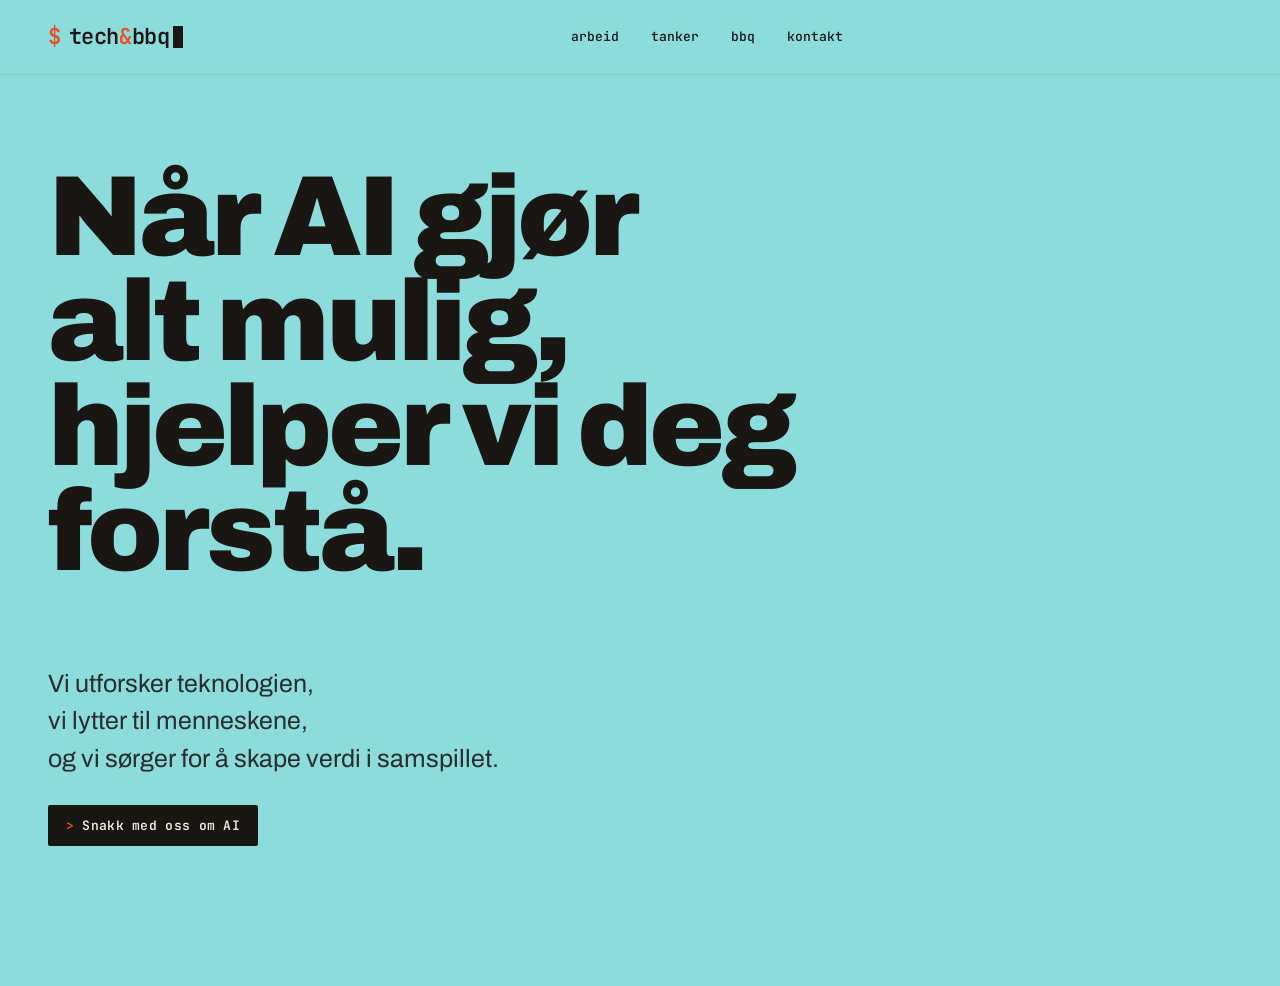
<file: index.html>
<!doctype html>
<html lang="no">
<head>
<meta charset="utf-8" />
<title>Tech&amp;BBQ — innovasjonsbyrå</title>
<meta name="viewport" content="width=device-width, initial-scale=1" />
<link rel="preconnect" href="https://fonts.googleapis.com">
<link rel="preconnect" href="https://fonts.gstatic.com" crossorigin>
<link href="https://fonts.googleapis.com/css2?family=Archivo:wght@400;500;600;700;800;900&family=JetBrains+Mono:wght@400;500;600;700&display=swap" rel="stylesheet">
<link rel="stylesheet" href="styles.css">
</head>
<body>

<nav class="nav">
  <button class="nav-toggle" id="nav-toggle" aria-label="Åpne meny" aria-expanded="false" aria-controls="nav-menu">
    <span class="nav-toggle-bar"></span>
    <span class="nav-toggle-bar"></span>
    <span class="nav-toggle-bar"></span>
  </button>
  <a class="logo" href="#top" aria-label="Tech og BBQ — hjem">
    <span class="logo-prompt">$</span>tech<span class="logo-amp">&amp;</span>bbq<span class="logo-cursor" aria-hidden="true"></span>
  </a>
  <div class="nav-links mono" id="nav-menu">
    <a href="#arbeid">arbeid</a>
    <a href="tanker/">tanker</a>
    <a href="bbq/">bbq</a>
    <a href="#kontakt">kontakt</a>
  </div>
  <div class="nav-spacer"></div>
</nav>

<main>
  <section id="top" class="hero">
    <div class="hero-grid-main">
      <div class="hero-text">
        <h1 class="hero-headline fade-up">
          Når AI gjør alt mulig,<br>
          hjelper vi deg<br>
          forstå.
        </h1>

        <div class="hero-body fade-up">
          <p class="hero-lede">
            Vi utforsker teknologien,<br>
            vi lytter til menneskene,<br>
            og vi sørger for å skape verdi i samspillet.
          </p>
          <a href="mailto:remi@techbbq.no" class="cta mono">
            <span class="cta-arrow">&gt;</span> Snakk med oss om AI
          </a>
        </div>
      </div>

      <div class="hero-visual fade-up" aria-hidden="true">
        <svg class="tbbq-blocks" viewBox="480 280 160 260" xmlns="http://www.w3.org/2000/svg">
          <rect x="502" y="498" width="30" height="30" fill="var(--ink)"   class="block" style="animation-delay: 0.2s"/>
          <rect x="536" y="498" width="38" height="30" fill="var(--ember)" class="block" style="animation-delay: 0.35s"/>
          <rect x="578" y="498" width="26" height="30" fill="var(--ink)"   class="block" style="animation-delay: 0.5s"/>
          <rect x="510" y="460" width="36" height="34" fill="var(--ink)"   class="block" style="animation-delay: 0.85s"/>
          <rect x="550" y="460" width="48" height="34" fill="var(--ink)"   class="block" style="animation-delay: 1.0s"/>
          <rect x="520" y="420" width="30" height="36" fill="var(--ember)" class="block" style="animation-delay: 1.4s"/>
          <rect x="554" y="420" width="40" height="36" fill="var(--ink)"   class="block" style="animation-delay: 1.55s"/>
          <rect x="530" y="378" width="56" height="38" fill="var(--ink)"   class="block" style="animation-delay: 2.0s"/>
          <rect x="540" y="334" width="26" height="40" fill="var(--ember)" class="block" style="animation-delay: 2.5s"/>
          <rect x="570" y="334" width="22" height="40" fill="var(--ink)"   class="block" style="animation-delay: 2.7s"/>
          <rect x="550" y="296" width="28" height="34" fill="var(--ink)"   class="block" style="animation-delay: 3.1s"/>
        </svg>
      </div>
    </div>
  </section>
</main>

<script src="nav.js"></script>
</body>
</html>
</file>
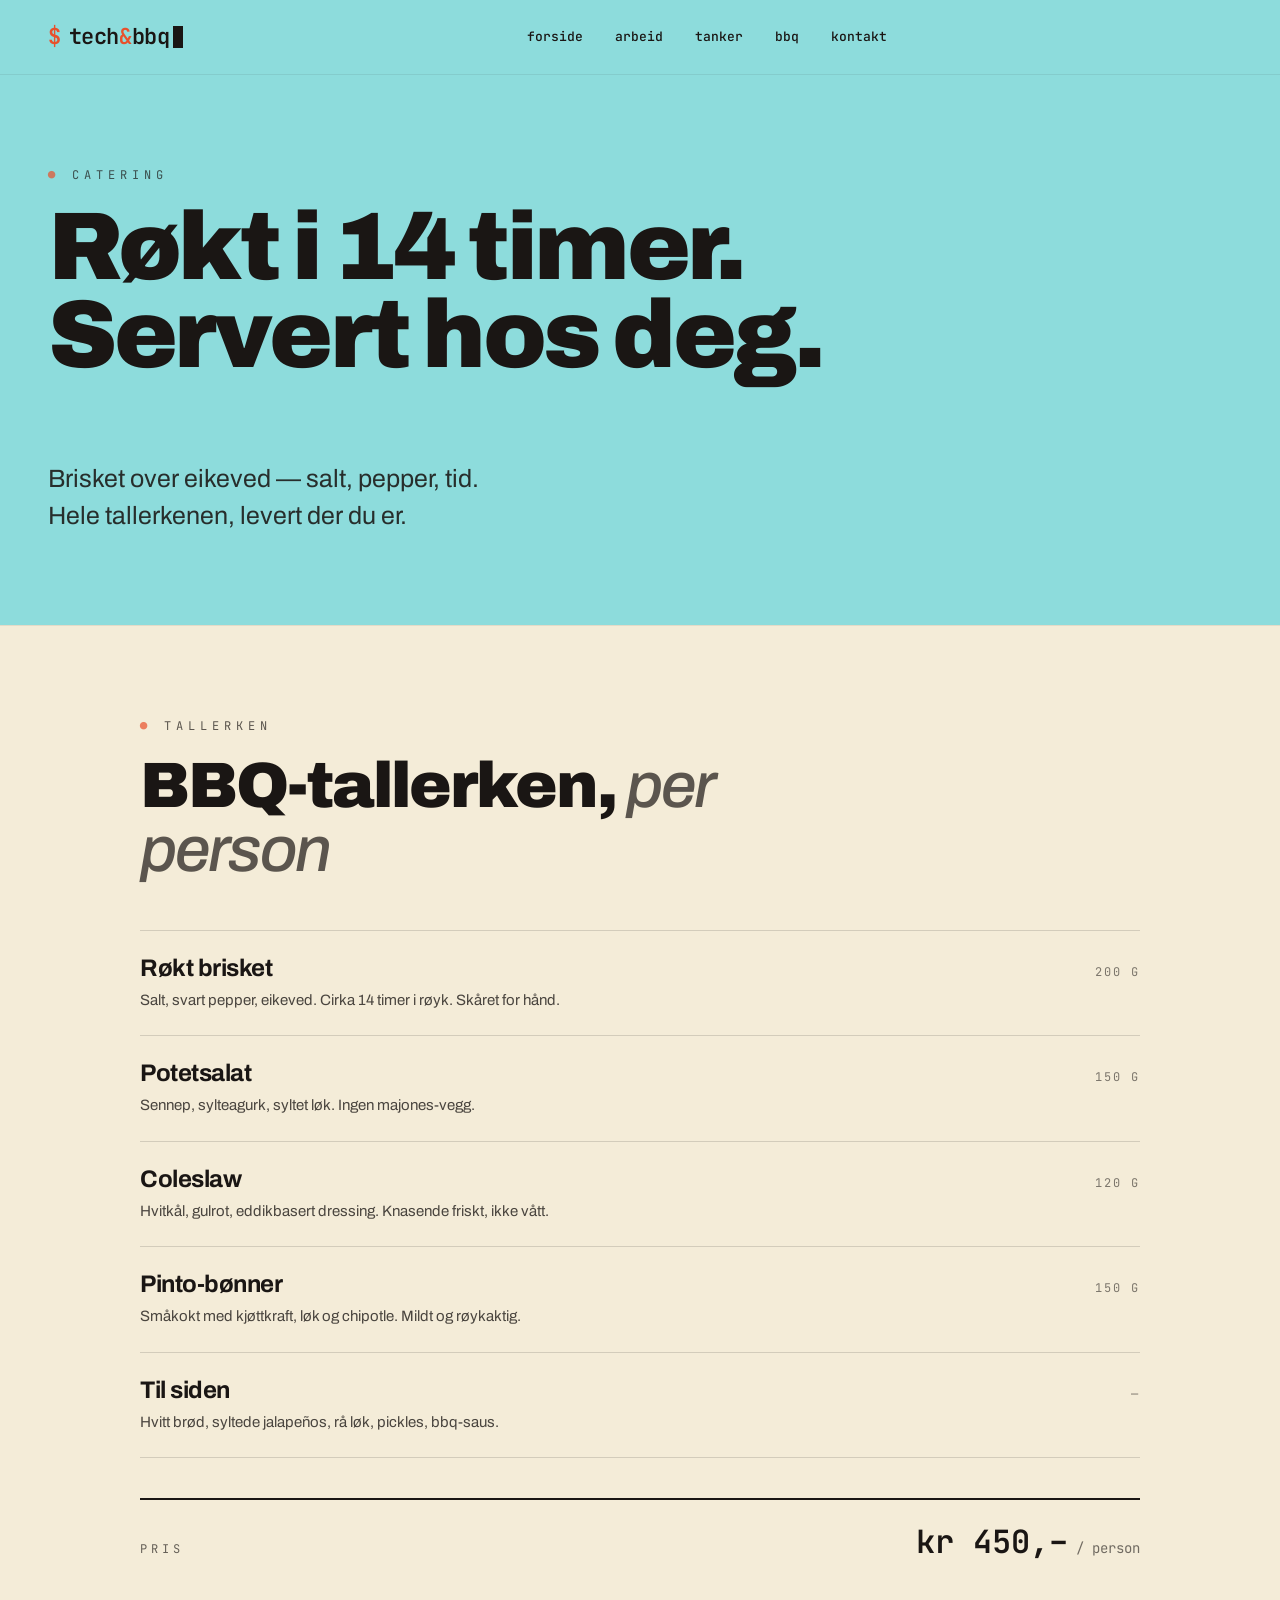
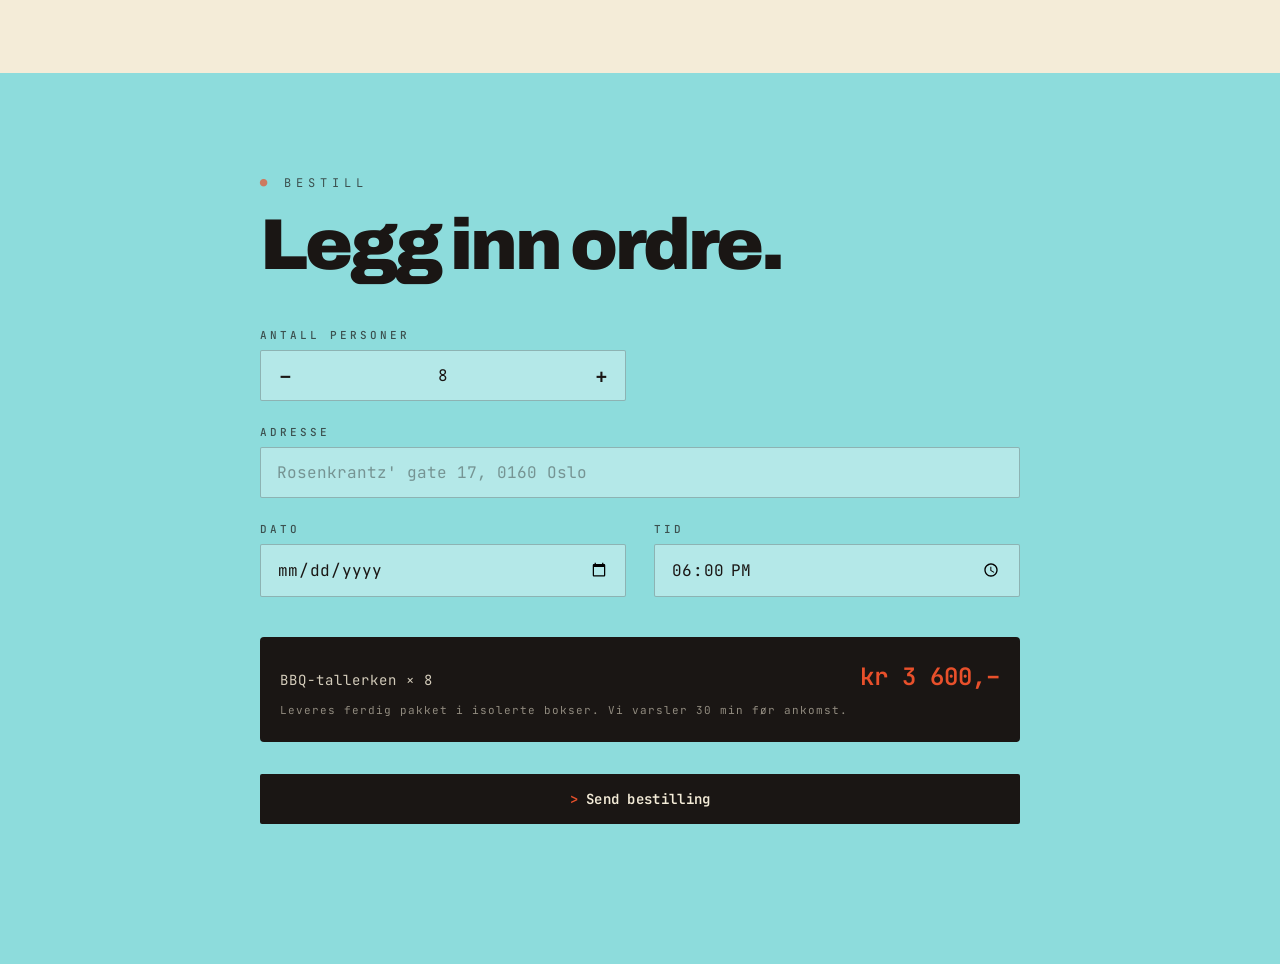
<file: bbq/index.html>
<!doctype html>
<html lang="no">
<head>
<meta charset="utf-8" />
<title>BBQ — Tech&amp;BBQ</title>
<meta name="viewport" content="width=device-width, initial-scale=1" />
<link rel="preconnect" href="https://fonts.googleapis.com">
<link rel="preconnect" href="https://fonts.gstatic.com" crossorigin>
<link href="https://fonts.googleapis.com/css2?family=Archivo:wght@400;500;600;700;800;900&family=JetBrains+Mono:wght@400;500;600;700&display=swap" rel="stylesheet">
<link rel="stylesheet" href="../styles.css">
</head>
<body>

<nav class="nav">
  <button class="nav-toggle" id="nav-toggle" aria-label="Åpne meny" aria-expanded="false" aria-controls="nav-menu">
    <span class="nav-toggle-bar"></span>
    <span class="nav-toggle-bar"></span>
    <span class="nav-toggle-bar"></span>
  </button>
  <a class="logo" href="../" aria-label="Tech og BBQ — hjem">
    <span class="logo-prompt">$</span>tech<span class="logo-amp">&amp;</span>bbq<span class="logo-cursor" aria-hidden="true"></span>
  </a>
  <div class="nav-links mono" id="nav-menu">
    <a href="../">forside</a>
    <a href="../#arbeid">arbeid</a>
    <a href="../tanker/">tanker</a>
    <a href="./">bbq</a>
    <a href="../#kontakt">kontakt</a>
  </div>
  <div class="nav-spacer"></div>
</nav>

<main>
  <section class="hero bbq-hero">
    <div class="mono eyebrow"><span class="ember">●</span> CATERING</div>
    <h1 class="hero-headline fade-up">
      Røkt i 14 timer.<br>
      Servert hos deg.
    </h1>

    <div class="hero-body fade-up">
      <p class="hero-lede">
        Brisket over eikeved — salt, pepper, tid.<br>
        Hele tallerkenen, levert der du er.
      </p>
    </div>
  </section>

  <section class="menu">
    <div class="menu-inner">
      <div class="mono eyebrow"><span class="ember">●</span> TALLERKEN</div>
      <h2 class="menu-headline">
        BBQ-tallerken, <em>per person</em>
      </h2>

      <ul class="menu-list">
        <li class="menu-row">
          <div class="menu-row-head">
            <span class="menu-row-title">Røkt brisket</span>
            <span class="menu-row-weight mono">200 G</span>
          </div>
          <p class="menu-row-copy">Salt, svart pepper, eikeved. Cirka 14 timer i røyk. Skåret for hånd.</p>
        </li>
        <li class="menu-row">
          <div class="menu-row-head">
            <span class="menu-row-title">Potetsalat</span>
            <span class="menu-row-weight mono">150 G</span>
          </div>
          <p class="menu-row-copy">Sennep, sylteagurk, syltet løk. Ingen majones-vegg.</p>
        </li>
        <li class="menu-row">
          <div class="menu-row-head">
            <span class="menu-row-title">Coleslaw</span>
            <span class="menu-row-weight mono">120 G</span>
          </div>
          <p class="menu-row-copy">Hvitkål, gulrot, eddikbasert dressing. Knasende friskt, ikke vått.</p>
        </li>
        <li class="menu-row">
          <div class="menu-row-head">
            <span class="menu-row-title">Pinto-bønner</span>
            <span class="menu-row-weight mono">150 G</span>
          </div>
          <p class="menu-row-copy">Småkokt med kjøttkraft, løk og chipotle. Mildt og røykaktig.</p>
        </li>
        <li class="menu-row">
          <div class="menu-row-head">
            <span class="menu-row-title">Til siden</span>
            <span class="menu-row-weight mono">—</span>
          </div>
          <p class="menu-row-copy">Hvitt brød, syltede jalapeños, rå løk, pickles, bbq-saus.</p>
        </li>
      </ul>

      <div class="price-row mono">
        <span class="price-label">PRIS</span>
        <span class="price-value">kr 450,–<span class="price-per"> / person</span></span>
      </div>
    </div>
  </section>

  <section class="order">
    <div class="order-inner">
      <div class="mono eyebrow"><span class="ember">●</span> BESTILL</div>
      <h2 class="order-headline">Legg inn ordre.</h2>

      <form id="order-form" class="order-form" novalidate>
        <div class="field field-people">
          <label class="mono field-label" for="people">ANTALL PERSONER</label>
          <div class="stepper">
            <button type="button" class="stepper-btn" data-step="-1" aria-label="Reduser">−</button>
            <input id="people" name="people" type="number" min="1" max="500" value="8" inputmode="numeric" required>
            <button type="button" class="stepper-btn" data-step="1" aria-label="Øk">+</button>
          </div>
        </div>

        <div class="field field-address">
          <label class="mono field-label" for="address">ADRESSE</label>
          <input id="address" name="address" type="text" placeholder="Rosenkrantz' gate 17, 0160 Oslo" required>
        </div>

        <div class="field field-date">
          <label class="mono field-label" for="date">DATO</label>
          <input id="date" name="date" type="date" required>
        </div>

        <div class="field field-time">
          <label class="mono field-label" for="time">TID</label>
          <input id="time" name="time" type="time" value="18:00" required>
        </div>

        <div class="summary" aria-live="polite">
          <div class="summary-row">
            <span class="mono summary-label">BBQ-tallerken × <span id="sum-people">8</span></span>
            <span class="mono summary-value" id="sum-total">kr 3 600,–</span>
          </div>
          <div class="summary-note mono">Leveres ferdig pakket i isolerte bokser. Vi varsler 30 min før ankomst.</div>
        </div>

        <button type="submit" class="cta mono order-cta">
          <span class="cta-arrow">&gt;</span> Send bestilling
        </button>

        <p class="form-hint mono" id="form-hint" hidden>
          Fyll inn alle feltene før du sender.
        </p>
      </form>
    </div>
  </section>
</main>

<script src="../nav.js"></script>
<script src="order.js"></script>
</body>
</html>
</file>
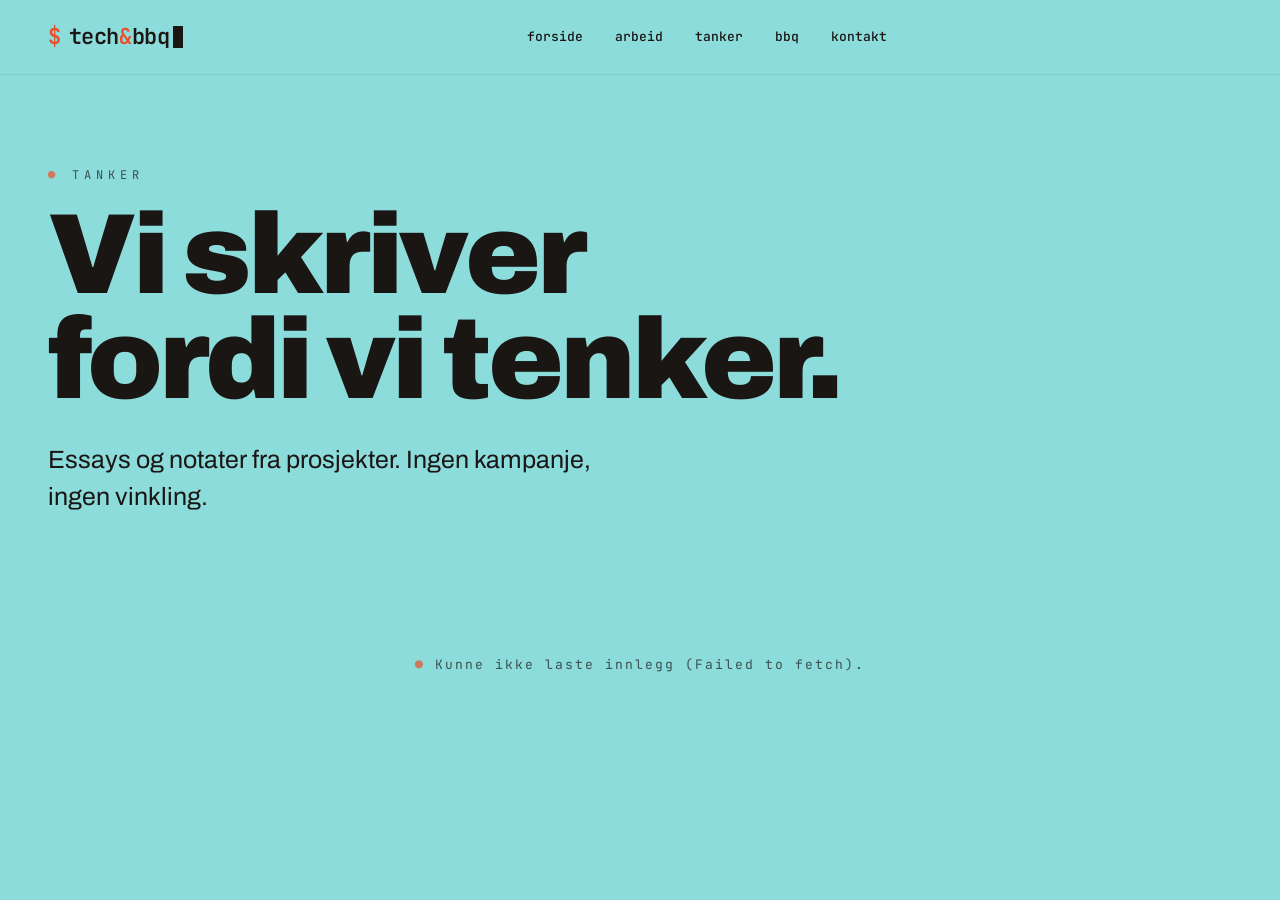
<file: tanker/index.html>
<!doctype html>
<html lang="no">
<head>
<meta charset="utf-8" />
<title>Tanker — Tech&amp;BBQ</title>
<meta name="viewport" content="width=device-width, initial-scale=1" />
<link rel="preconnect" href="https://fonts.googleapis.com">
<link rel="preconnect" href="https://fonts.gstatic.com" crossorigin>
<link href="https://fonts.googleapis.com/css2?family=Archivo:wght@400;500;600;700;800;900&family=JetBrains+Mono:wght@400;500;600;700&display=swap" rel="stylesheet">
<link rel="stylesheet" href="../styles.css">
</head>
<body>

<nav class="nav">
  <button class="nav-toggle" id="nav-toggle" aria-label="Åpne meny" aria-expanded="false" aria-controls="nav-menu">
    <span class="nav-toggle-bar"></span>
    <span class="nav-toggle-bar"></span>
    <span class="nav-toggle-bar"></span>
  </button>
  <a class="logo" href="../" aria-label="Tech og BBQ — hjem">
    <span class="logo-prompt">$</span>tech<span class="logo-amp">&amp;</span>bbq<span class="logo-cursor" aria-hidden="true"></span>
  </a>
  <div class="nav-links mono" id="nav-menu">
    <a href="../">forside</a>
    <a href="../#arbeid">arbeid</a>
    <a href="./">tanker</a>
    <a href="../bbq/">bbq</a>
    <a href="../#kontakt">kontakt</a>
  </div>
  <div class="nav-spacer"></div>
</nav>

<main>
  <section class="hero tanker-hero">
    <div class="mono eyebrow"><span class="ember">●</span> TANKER</div>
    <h1 class="hero-headline fade-up">
      Vi skriver<br>
      fordi vi tenker.
    </h1>
    <p class="hero-lede fade-up">
      Essays og notater fra prosjekter. Ingen kampanje, ingen vinkling.
    </p>
  </section>

  <section class="thoughts-section">
    <div class="thoughts-list" id="thoughts-list">
      <div class="thoughts-loading mono">Laster inn tanker<span class="blink-dots">...</span></div>
    </div>
  </section>
</main>

<script src="../nav.js"></script>
<script src="tanker.js"></script>
</body>
</html>
</file>
<file: styles.css>
:root {
  --seafoam: #8DDCDC;
  --ink: #1A1614;
  --ember: #E8502B;
  --cream: #F4ECD8;
}

* { box-sizing: border-box; }

html, body {
  margin: 0;
  padding: 0;
  background: var(--seafoam);
  color: var(--ink);
  font-family: 'Archivo', -apple-system, sans-serif;
  -webkit-font-smoothing: antialiased;
  text-rendering: optimizeLegibility;
}

a { color: inherit; text-decoration: none; }

.mono { font-family: 'JetBrains Mono', 'Courier New', monospace; }

::selection { background: var(--ember); color: var(--cream); }

@keyframes tb-blink { 50% { opacity: 0; } }
@keyframes tb-fade-up {
  from { opacity: 0; transform: translateY(14px); }
  to   { opacity: 1; transform: translateY(0); }
}
.fade-up { animation: tb-fade-up 0.8s cubic-bezier(.2,.7,.2,1) both; }

/* ─── nav ─────────────────────────────────────────────── */
.nav {
  position: sticky;
  top: 0;
  z-index: 20;
  display: flex;
  align-items: center;
  justify-content: space-between;
  padding: 22px 48px;
  background: var(--seafoam);
  border-bottom: 1px solid rgba(26,22,20,0.08);
}

.logo {
  font-family: 'JetBrains Mono', 'Courier New', monospace;
  font-size: 22px;
  font-weight: 600;
  letter-spacing: -0.4px;
  line-height: 1;
  display: inline-flex;
  align-items: center;
  white-space: nowrap;
  color: var(--ink);
}
.logo-prompt { color: var(--ember); margin-right: 8px; }
.logo-amp { color: var(--ember); }
.logo-cursor {
  display: inline-block;
  width: 9.9px;
  height: 22px;
  background: var(--ink);
  margin-left: 4px;
  animation: tb-blink 1.1s steps(1) infinite;
}

.nav-links {
  display: flex;
  gap: 32px;
  font-size: 13px;
  font-weight: 500;
}
.nav-links a {
  position: relative;
  padding: 6px 0;
  border-bottom: 1px dashed transparent;
  transition: border-color 0.15s;
}
.nav-links a:hover { border-bottom-color: var(--ink); }
.nav-spacer { width: 1px; }

/* ─── hamburger toggle ────────────────────────────────── */
.nav-toggle {
  display: none;
  width: 44px;
  height: 44px;
  padding: 0;
  margin-right: 12px;
  border: 0;
  background: transparent;
  color: var(--ink);
  cursor: pointer;
  position: relative;
  z-index: 30;
}
.nav-toggle-bar {
  position: absolute;
  left: 10px;
  right: 10px;
  height: 2px;
  background: currentColor;
  border-radius: 2px;
  transition: transform 0.25s cubic-bezier(.2,.7,.2,1), opacity 0.2s, top 0.25s;
}
.nav-toggle-bar:nth-child(1) { top: 14px; }
.nav-toggle-bar:nth-child(2) { top: 21px; }
.nav-toggle-bar:nth-child(3) { top: 28px; }

body.nav-open .nav-toggle-bar:nth-child(1) { top: 21px; transform: rotate(45deg); }
body.nav-open .nav-toggle-bar:nth-child(2) { opacity: 0; }
body.nav-open .nav-toggle-bar:nth-child(3) { top: 21px; transform: rotate(-45deg); }

/* ─── hero ────────────────────────────────────────────── */
.hero {
  padding: 90px 48px 140px;
  max-width: 1400px;
  margin: 0 auto;
  position: relative;
}
.hero-headline {
  font-family: 'Archivo', sans-serif;
  font-weight: 900;
  line-height: 0.92;
  letter-spacing: -4px;
  margin: 0;
  max-width: 1280px;
  text-wrap: balance;
  font-size: 114px;
}

.hero-grid-main {
  display: grid;
  grid-template-columns: minmax(0, 1fr) auto;
  gap: 64px;
  align-items: start;
}
.hero-text { min-width: 0; }
.hero-visual {
  display: flex;
  justify-content: center;
  align-items: flex-start;
  padding-top: 10px;
}

/* building blocks animation */
.tbbq-blocks {
  width: 300px;
  height: 340px;
  display: block;
}
.tbbq-blocks .block {
  animation: tbbq-rise 6s infinite ease-out;
  opacity: 0;
  transform-origin: center bottom;
}
@keyframes tbbq-rise {
  0%   { opacity: 0; transform: translateY(28px) scale(0.6); }
  6%   { opacity: 0; transform: translateY(28px) scale(0.6); }
  18%  { opacity: 1; transform: translateY(0) scale(1); }
  82%  { opacity: 1; transform: translateY(0) scale(1); }
  96%  { opacity: 0; transform: translateY(-8px) scale(0.95); }
  100% { opacity: 0; }
}
@media (prefers-reduced-motion: reduce) {
  .tbbq-blocks .block { animation: none; opacity: 1; transform: none; }
}

.hero-body {
  margin-top: 80px;
  max-width: 520px;
  display: flex;
  flex-direction: column;
  align-items: flex-start;
}
.hero-lede {
  line-height: 1.5;
  margin: 0;
  opacity: 0.88;
  text-wrap: pretty;
  font-size: 25px;
}

.cta {
  display: inline-flex;
  align-items: center;
  gap: 8px;
  margin-top: 28px;
  font-size: 13px;
  font-weight: 600;
  padding: 12px 18px;
  background: var(--ink);
  color: var(--cream);
  border-radius: 2px;
  letter-spacing: 0.3px;
}
.cta-arrow { color: var(--ember); }

/* ─── tanker (blog) ───────────────────────────────────── */
.tanker-hero { padding-bottom: 60px; }
.tanker-hero .hero-lede { margin-top: 28px; max-width: 560px; }

.thoughts-section {
  padding: 20px 48px 140px;
  max-width: 1000px;
  margin: 0 auto;
}

.thoughts-loading,
.thoughts-empty,
.thoughts-error {
  padding: 60px 0;
  font-size: 13px;
  letter-spacing: 2px;
  opacity: 0.7;
  text-align: center;
}

.blink-dots {
  display: inline-block;
  animation: tb-blink 1.1s steps(1) infinite;
}

.thought {
  display: block;
  padding: 40px 0;
  border-top: 1px solid rgba(26,22,20,0.18);
  transition: padding-left 0.3s cubic-bezier(.2,.7,.2,1);
}
.thought:last-child { border-bottom: 1px solid rgba(26,22,20,0.18); }
.thought:hover { padding-left: 12px; }

.thought-meta {
  font-size: 11px;
  letter-spacing: 3px;
  opacity: 0.6;
  margin-bottom: 16px;
  text-transform: uppercase;
}

.thought-title {
  font-family: 'Archivo', sans-serif;
  font-size: 40px;
  font-weight: 800;
  letter-spacing: -1.5px;
  line-height: 1.05;
  margin: 0 0 14px;
  max-width: 760px;
  text-wrap: balance;
}

.thought-excerpt {
  font-size: 17px;
  line-height: 1.55;
  margin: 0 0 18px;
  opacity: 0.82;
  max-width: 680px;
}

.thought-more {
  font-size: 11px;
  letter-spacing: 3px;
  font-weight: 600;
  color: var(--ink);
}

/* single post */
.post {
  max-width: 720px;
  margin: 0 auto;
  padding: 80px 48px 140px;
}

.post-loading,
.post-error {
  padding: 60px 0;
}
.post-error-title {
  font-family: 'Archivo', sans-serif;
  font-size: 40px;
  font-weight: 800;
  letter-spacing: -1px;
  margin: 12px 0 24px;
}

.post-header { margin-bottom: 48px; }
.post-title {
  font-family: 'Archivo', sans-serif;
  font-size: clamp(36px, 5vw, 60px);
  font-weight: 900;
  letter-spacing: -2px;
  line-height: 0.98;
  margin: 8px 0 18px;
  text-wrap: balance;
}
.post-meta {
  display: flex;
  gap: 12px;
  font-size: 12px;
  letter-spacing: 2px;
  opacity: 0.65;
  text-transform: uppercase;
}

.post-body {
  font-size: 18px;
  line-height: 1.65;
  color: var(--ink);
}
.post-body > * + * { margin-top: 24px; }
.post-body p { margin: 0; }
.post-body h2 {
  font-family: 'Archivo', sans-serif;
  font-size: 28px;
  font-weight: 800;
  letter-spacing: -1px;
  margin-top: 48px;
  line-height: 1.1;
}
.post-body h3 {
  font-family: 'Archivo', sans-serif;
  font-size: 22px;
  font-weight: 700;
  letter-spacing: -0.5px;
  margin-top: 40px;
}
.post-body a {
  color: var(--ink);
  text-decoration: underline;
  text-decoration-color: var(--ember);
  text-decoration-thickness: 2px;
  text-underline-offset: 3px;
}
.post-body blockquote {
  margin: 32px 0;
  padding: 4px 0 4px 20px;
  border-left: 3px solid var(--ember);
  font-style: italic;
  opacity: 0.85;
}
.post-body img {
  max-width: 100%;
  height: auto;
  border-radius: 4px;
}
.post-body pre,
.post-body code {
  font-family: 'JetBrains Mono', monospace;
  font-size: 14px;
  background: rgba(26,22,20,0.08);
  padding: 2px 6px;
  border-radius: 2px;
}
.post-body pre {
  padding: 16px 18px;
  overflow-x: auto;
  line-height: 1.5;
}
.post-body ul, .post-body ol { padding-left: 24px; }
.post-body li + li { margin-top: 8px; }

.post-footer { margin-top: 72px; padding-top: 32px; border-top: 1px solid rgba(26,22,20,0.18); }
.post-back {
  font-size: 13px;
  letter-spacing: 1px;
  font-weight: 600;
  border-bottom: 1.5px solid var(--ink);
  padding-bottom: 2px;
}

/* ─── bbq page: shared bits ───────────────────────────── */
.eyebrow {
  font-size: 12px;
  letter-spacing: 5px;
  margin-bottom: 20px;
  opacity: 0.7;
  display: inline-block;
}
.ember { color: var(--ember); }

.bbq-hero { padding-bottom: 90px; }
.bbq-hero .hero-headline { font-size: 96px; letter-spacing: -3.5px; }

/* ─── menu section ────────────────────────────────────── */
.menu {
  background: var(--cream);
  padding: 90px 48px;
  border-top: 1px solid rgba(26,22,20,0.08);
}
.menu-inner { max-width: 1000px; margin: 0 auto; }

.menu-headline {
  font-family: 'Archivo', sans-serif;
  font-size: clamp(36px, 5vw, 64px);
  font-weight: 900;
  letter-spacing: -2px;
  line-height: 1;
  margin: 0 0 48px;
  max-width: 700px;
}
.menu-headline em { font-weight: 500; font-style: italic; opacity: 0.7; }

.menu-list {
  list-style: none;
  padding: 0;
  margin: 0;
  border-top: 1px solid rgba(26,22,20,0.15);
}
.menu-row {
  padding: 24px 0;
  border-bottom: 1px solid rgba(26,22,20,0.15);
}
.menu-row-head {
  display: flex;
  justify-content: space-between;
  align-items: baseline;
  gap: 24px;
}
.menu-row-title { font-size: 24px; font-weight: 700; letter-spacing: -0.5px; }
.menu-row-weight { font-size: 12px; letter-spacing: 2px; opacity: 0.55; white-space: nowrap; }
.menu-row-copy {
  margin: 8px 0 0;
  font-size: 15px;
  line-height: 1.5;
  opacity: 0.78;
  max-width: 640px;
}

.price-row {
  margin-top: 40px;
  display: flex;
  align-items: baseline;
  justify-content: space-between;
  padding: 20px 0;
  border-top: 2px solid var(--ink);
}
.price-label { font-size: 12px; letter-spacing: 4px; opacity: 0.65; }
.price-value { font-size: 32px; font-weight: 600; }
.price-per { font-size: 14px; opacity: 0.6; letter-spacing: 0; font-weight: 400; }

/* ─── order section ───────────────────────────────────── */
.order { padding: 100px 48px 140px; }
.order-inner { max-width: 760px; margin: 0 auto; }

.order-headline {
  font-family: 'Archivo', sans-serif;
  font-size: clamp(40px, 6vw, 72px);
  font-weight: 900;
  letter-spacing: -3px;
  line-height: 0.95;
  margin: 0 0 48px;
}

.order-form {
  display: grid;
  grid-template-columns: 1fr 1fr;
  gap: 24px 28px;
}
.field { display: flex; flex-direction: column; gap: 8px; }
.field-address { grid-column: 1 / -1; }

.field-label {
  font-size: 11px;
  letter-spacing: 3px;
  opacity: 0.7;
  font-weight: 500;
}

.field input {
  font-family: 'JetBrains Mono', monospace;
  font-size: 16px;
  padding: 14px 16px;
  border: 1.5px solid rgba(26,22,20,0.25);
  background: rgba(255,255,255,0.35);
  color: var(--ink);
  border-radius: 2px;
  outline: none;
  transition: border-color 0.15s, background 0.15s;
  width: 100%;
}
.field input:focus {
  border-color: var(--ink);
  background: rgba(255,255,255,0.55);
}
.field input::placeholder { color: rgba(26,22,20,0.4); }

/* stepper */
.stepper {
  display: grid;
  grid-template-columns: 48px 1fr 48px;
  align-items: stretch;
  border: 1.5px solid rgba(26,22,20,0.25);
  border-radius: 2px;
  background: rgba(255,255,255,0.35);
  overflow: hidden;
}
.stepper:focus-within { border-color: var(--ink); background: rgba(255,255,255,0.55); }
.stepper-btn {
  border: 0;
  background: transparent;
  font: inherit;
  font-size: 20px;
  font-weight: 700;
  color: var(--ink);
  cursor: pointer;
  padding: 0;
  transition: background 0.15s;
}
.stepper-btn:hover { background: rgba(26,22,20,0.08); }
.stepper input {
  border: 0;
  background: transparent;
  text-align: center;
  padding: 14px 0;
  -moz-appearance: textfield;
  appearance: textfield;
}
.stepper input::-webkit-outer-spin-button,
.stepper input::-webkit-inner-spin-button {
  -webkit-appearance: none;
  margin: 0;
}

.summary {
  grid-column: 1 / -1;
  margin-top: 16px;
  padding: 24px 20px;
  background: var(--ink);
  color: var(--cream);
  border-radius: 4px;
}
.summary-row {
  display: flex;
  justify-content: space-between;
  align-items: baseline;
  gap: 16px;
}
.summary-label { font-size: 14px; letter-spacing: 1px; opacity: 0.85; }
.summary-value { font-size: 24px; font-weight: 600; color: var(--ember); }
.summary-note { margin-top: 10px; font-size: 11px; letter-spacing: 1px; opacity: 0.55; line-height: 1.5; }

.order-cta {
  grid-column: 1 / -1;
  justify-content: center;
  padding: 16px 20px;
  font-size: 14px;
  margin-top: 8px;
  cursor: pointer;
  border: 0;
}
.order-cta:hover { background: #25201D; }

.form-hint {
  grid-column: 1 / -1;
  margin: 0;
  font-size: 12px;
  color: var(--ember);
  letter-spacing: 1px;
}

/* ─── responsive ──────────────────────────────────────── */
@media (max-width: 1024px) {
  .hero-headline { font-size: 84px; letter-spacing: -3px; }
  .bbq-hero .hero-headline { font-size: 72px; letter-spacing: -2.5px; }
  .hero-grid-main { grid-template-columns: 1fr; gap: 32px; }
  .hero-visual { justify-content: flex-start; padding-top: 0; }
  .tbbq-blocks { width: 240px; height: 280px; }
}

@media (max-width: 720px) {
  .nav { padding: 14px 18px; }
  .nav-toggle { display: block; }

  .logo { font-size: 20px; }
  .logo-cursor { width: 9px; height: 20px; }

  /* overlay menu */
  .nav-links {
    position: fixed;
    inset: 0;
    z-index: 25;
    flex-direction: column;
    justify-content: center;
    align-items: flex-start;
    gap: 4px;
    padding: 80px 28px 40px;
    background: var(--seafoam);
    font-size: 36px;
    font-weight: 600;
    letter-spacing: -0.5px;
    opacity: 0;
    visibility: hidden;
    transform: translateY(-8px);
    transition: opacity 0.25s, transform 0.25s cubic-bezier(.2,.7,.2,1), visibility 0s linear 0.25s;
    overflow-y: auto;
  }
  .nav-links a {
    padding: 14px 0;
    border-bottom: 0;
    width: 100%;
  }
  .nav-links a::before {
    content: "--";
    color: var(--ember);
    margin-right: 12px;
    opacity: 0.85;
  }
  .nav-links a:hover { border-bottom-color: transparent; }

  body.nav-open { overflow: hidden; }
  body.nav-open .nav-links {
    opacity: 1;
    visibility: visible;
    transform: translateY(0);
    transition: opacity 0.25s, transform 0.25s cubic-bezier(.2,.7,.2,1), visibility 0s;
  }

  /* hero + content padding */
  .hero { padding: 48px 22px 80px; }
  .hero-headline { font-size: 48px; letter-spacing: -1.5px; line-height: 0.95; }
  .hero-body { margin-top: 40px; }
  .hero-lede { font-size: 19px; }
  .tbbq-blocks { width: 180px; height: 210px; }
  .cta { font-size: 14px; padding: 14px 18px; }

  .bbq-hero { padding-bottom: 60px; }
  .bbq-hero .hero-headline { font-size: 44px; letter-spacing: -1.5px; }
  .eyebrow { font-size: 11px; letter-spacing: 3px; margin-bottom: 14px; }

  .menu, .order { padding: 60px 22px; }
  .menu-headline { font-size: 32px; letter-spacing: -1px; margin-bottom: 28px; }
  .menu-row { padding: 20px 0; }
  .menu-row-title { font-size: 19px; }
  .menu-row-copy { font-size: 14px; }
  .price-row { margin-top: 28px; padding: 16px 0; }
  .price-value { font-size: 24px; }

  .order-headline { font-size: 36px; letter-spacing: -1.5px; margin-bottom: 32px; }
  .order-form { grid-template-columns: 1fr; gap: 20px; }
  .summary-value { font-size: 20px; }
  .summary-label { font-size: 13px; }

  .thoughts-section { padding: 10px 22px 80px; }
  .thought { padding: 28px 0; }
  .thought-title { font-size: 28px; letter-spacing: -1px; }
  .thought-excerpt { font-size: 15px; }
  .post { padding: 48px 22px 80px; }
  .post-body { font-size: 16px; }
  .post-body h2 { font-size: 22px; }
  .post-body h3 { font-size: 18px; }
}
</file>
